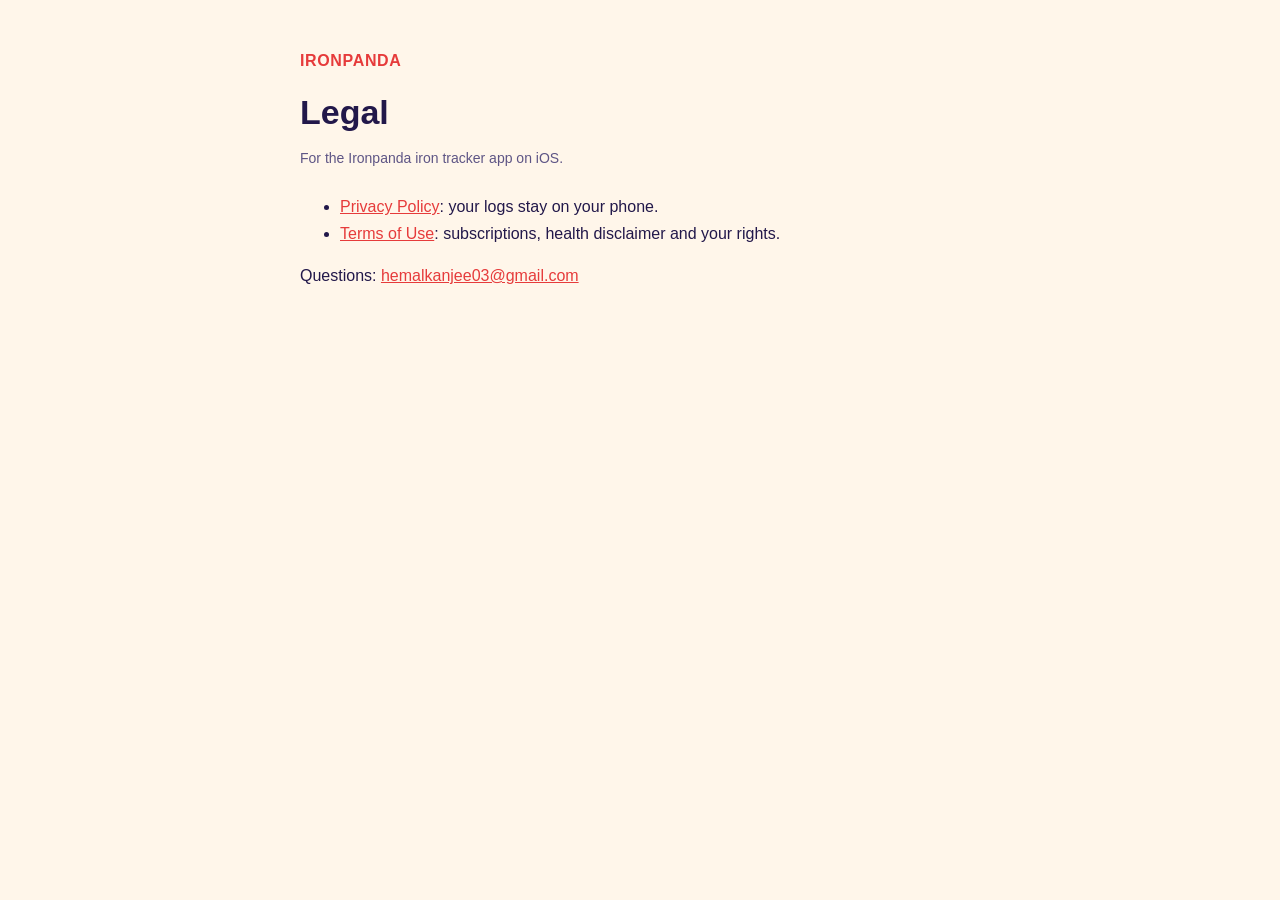
<file: index.html>
<!doctype html>
<html lang="en">
<head>
<meta charset="utf-8">
<meta name="viewport" content="width=device-width, initial-scale=1">
<title>Ironpanda Legal</title>
<meta name="description" content="Privacy Policy and Terms of Use for the Ironpanda iron tracker app.">
<link rel="stylesheet" href="style.css">
</head>
<body>
<main>
<a class="brand" href="index.html">IRONPANDA</a>
<h1>Legal</h1>
<p class="meta">For the Ironpanda iron tracker app on iOS.</p>
<ul>
<li><a href="privacy.html">Privacy Policy</a>: your logs stay on your phone.</li>
<li><a href="terms.html">Terms of Use</a>: subscriptions, health disclaimer and your rights.</li>
</ul>
<p>Questions: <a href="mailto:hemalkanjee03@gmail.com">hemalkanjee03@gmail.com</a></p>
</main>
</body>
</html>
</file>
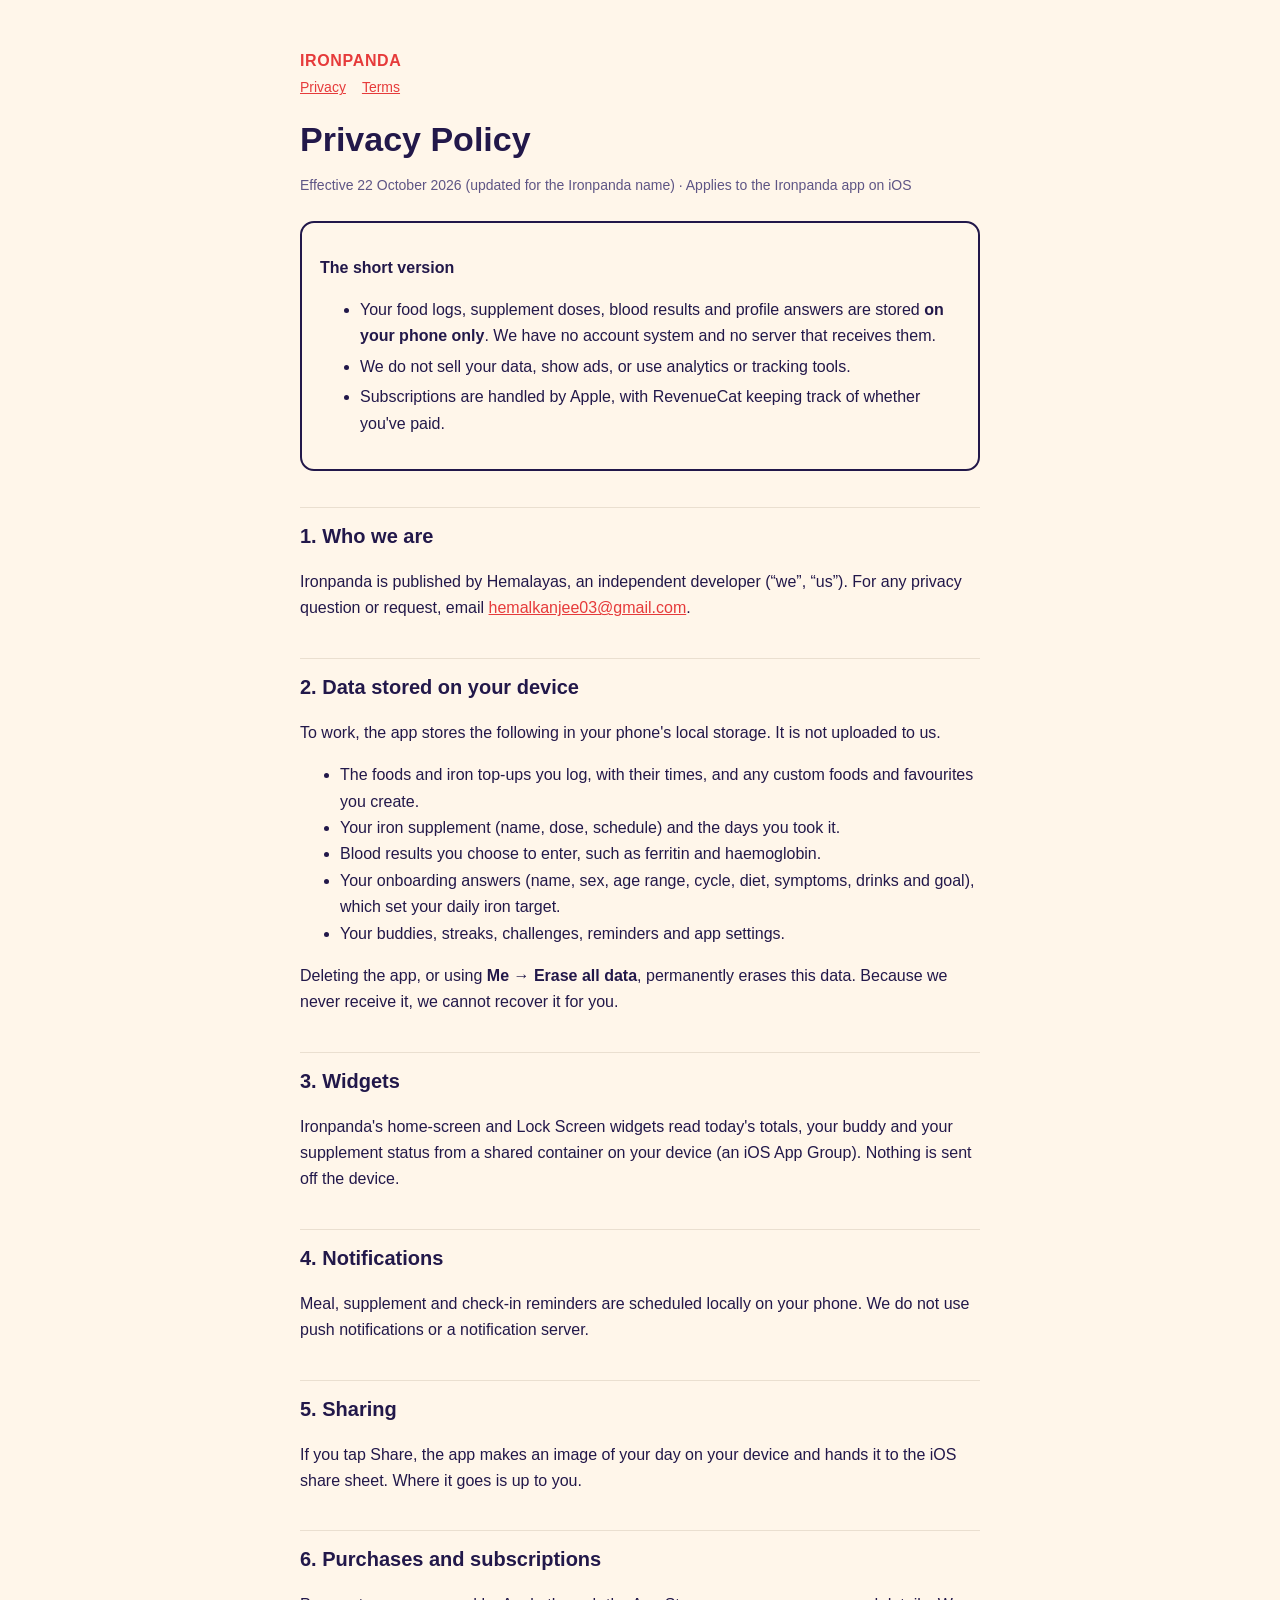
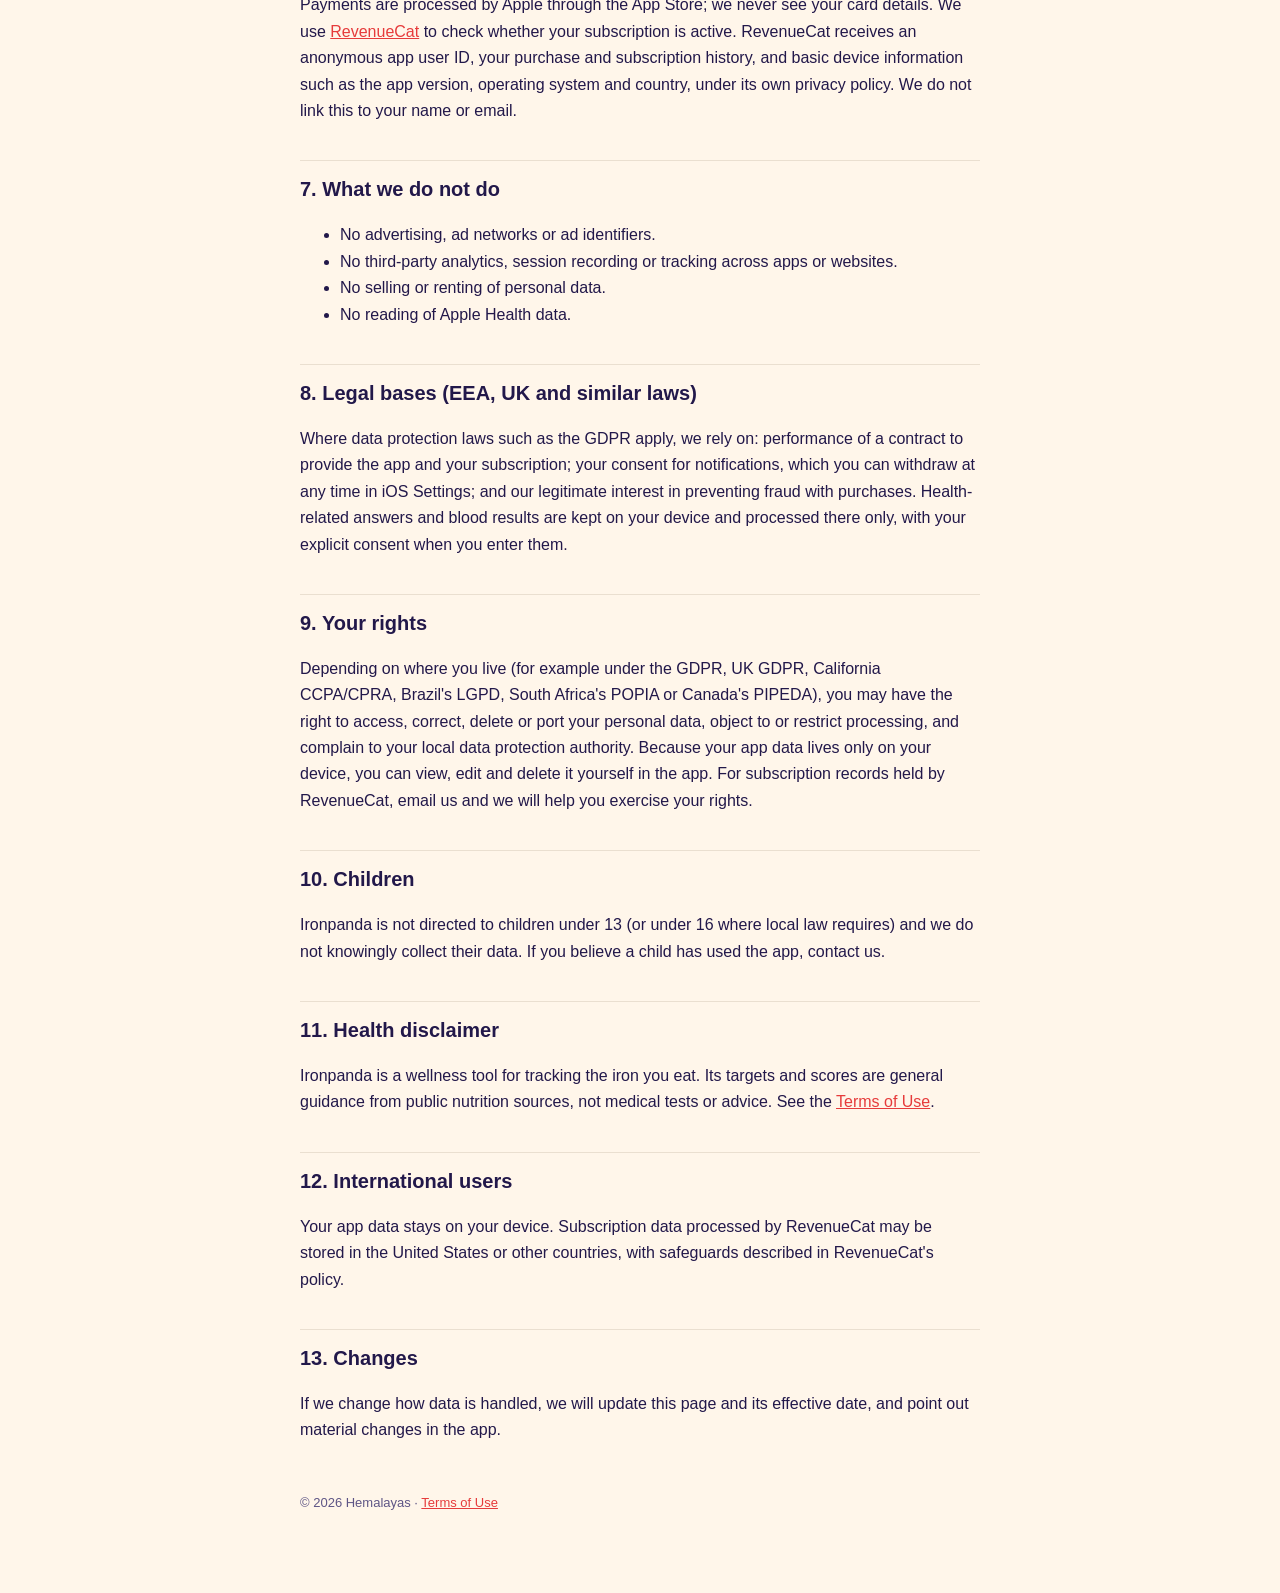
<file: privacy.html>
<!doctype html>
<html lang="en">
<head>
<meta charset="utf-8">
<meta name="viewport" content="width=device-width, initial-scale=1">
<title>Ironpanda Privacy Policy</title>
<meta name="description" content="How the Ironpanda iron tracker handles your data: everything you log stays on your device.">
<link rel="stylesheet" href="style.css">
</head>
<body>
<main>
<a class="brand" href="index.html">IRONPANDA</a>
<nav><a href="privacy.html">Privacy</a><a href="terms.html">Terms</a></nav>
<h1>Privacy Policy</h1>
<p class="meta">Effective 22 October 2026 (updated for the Ironpanda name) · Applies to the Ironpanda app on iOS</p>

<div class="summary">
<p><strong>The short version</strong></p>
<ul>
<li>Your food logs, supplement doses, blood results and profile answers are stored <strong>on your phone only</strong>. We have no account system and no server that receives them.</li>
<li>We do not sell your data, show ads, or use analytics or tracking tools.</li>
<li>Subscriptions are handled by Apple, with RevenueCat keeping track of whether you've paid.</li>
</ul>
</div>

<h2>1. Who we are</h2>
<p>Ironpanda is published by Hemalayas, an independent developer (“we”, “us”). For any privacy question or request, email <a href="mailto:hemalkanjee03@gmail.com">hemalkanjee03@gmail.com</a>.</p>

<h2>2. Data stored on your device</h2>
<p>To work, the app stores the following in your phone's local storage. It is not uploaded to us.</p>
<ul>
<li>The foods and iron top-ups you log, with their times, and any custom foods and favourites you create.</li>
<li>Your iron supplement (name, dose, schedule) and the days you took it.</li>
<li>Blood results you choose to enter, such as ferritin and haemoglobin.</li>
<li>Your onboarding answers (name, sex, age range, cycle, diet, symptoms, drinks and goal), which set your daily iron target.</li>
<li>Your buddies, streaks, challenges, reminders and app settings.</li>
</ul>
<p>Deleting the app, or using <strong>Me → Erase all data</strong>, permanently erases this data. Because we never receive it, we cannot recover it for you.</p>

<h2>3. Widgets</h2>
<p>Ironpanda's home-screen and Lock Screen widgets read today's totals, your buddy and your supplement status from a shared container on your device (an iOS App Group). Nothing is sent off the device.</p>

<h2>4. Notifications</h2>
<p>Meal, supplement and check-in reminders are scheduled locally on your phone. We do not use push notifications or a notification server.</p>

<h2>5. Sharing</h2>
<p>If you tap Share, the app makes an image of your day on your device and hands it to the iOS share sheet. Where it goes is up to you.</p>

<h2>6. Purchases and subscriptions</h2>
<p>Payments are processed by Apple through the App Store; we never see your card details. We use <a href="https://www.revenuecat.com/privacy">RevenueCat</a> to check whether your subscription is active. RevenueCat receives an anonymous app user ID, your purchase and subscription history, and basic device information such as the app version, operating system and country, under its own privacy policy. We do not link this to your name or email.</p>

<h2>7. What we do not do</h2>
<ul>
<li>No advertising, ad networks or ad identifiers.</li>
<li>No third-party analytics, session recording or tracking across apps or websites.</li>
<li>No selling or renting of personal data.</li>
<li>No reading of Apple Health data.</li>
</ul>

<h2>8. Legal bases (EEA, UK and similar laws)</h2>
<p>Where data protection laws such as the GDPR apply, we rely on: performance of a contract to provide the app and your subscription; your consent for notifications, which you can withdraw at any time in iOS Settings; and our legitimate interest in preventing fraud with purchases. Health-related answers and blood results are kept on your device and processed there only, with your explicit consent when you enter them.</p>

<h2>9. Your rights</h2>
<p>Depending on where you live (for example under the GDPR, UK GDPR, California CCPA/CPRA, Brazil's LGPD, South Africa's POPIA or Canada's PIPEDA), you may have the right to access, correct, delete or port your personal data, object to or restrict processing, and complain to your local data protection authority. Because your app data lives only on your device, you can view, edit and delete it yourself in the app. For subscription records held by RevenueCat, email us and we will help you exercise your rights.</p>

<h2>10. Children</h2>
<p>Ironpanda is not directed to children under 13 (or under 16 where local law requires) and we do not knowingly collect their data. If you believe a child has used the app, contact us.</p>

<h2>11. Health disclaimer</h2>
<p>Ironpanda is a wellness tool for tracking the iron you eat. Its targets and scores are general guidance from public nutrition sources, not medical tests or advice. See the <a href="terms.html">Terms of Use</a>.</p>

<h2>12. International users</h2>
<p>Your app data stays on your device. Subscription data processed by RevenueCat may be stored in the United States or other countries, with safeguards described in RevenueCat's policy.</p>

<h2>13. Changes</h2>
<p>If we change how data is handled, we will update this page and its effective date, and point out material changes in the app.</p>

<footer>© 2026 Hemalayas · <a href="terms.html">Terms of Use</a></footer>
</main>
</body>
</html>
</file>
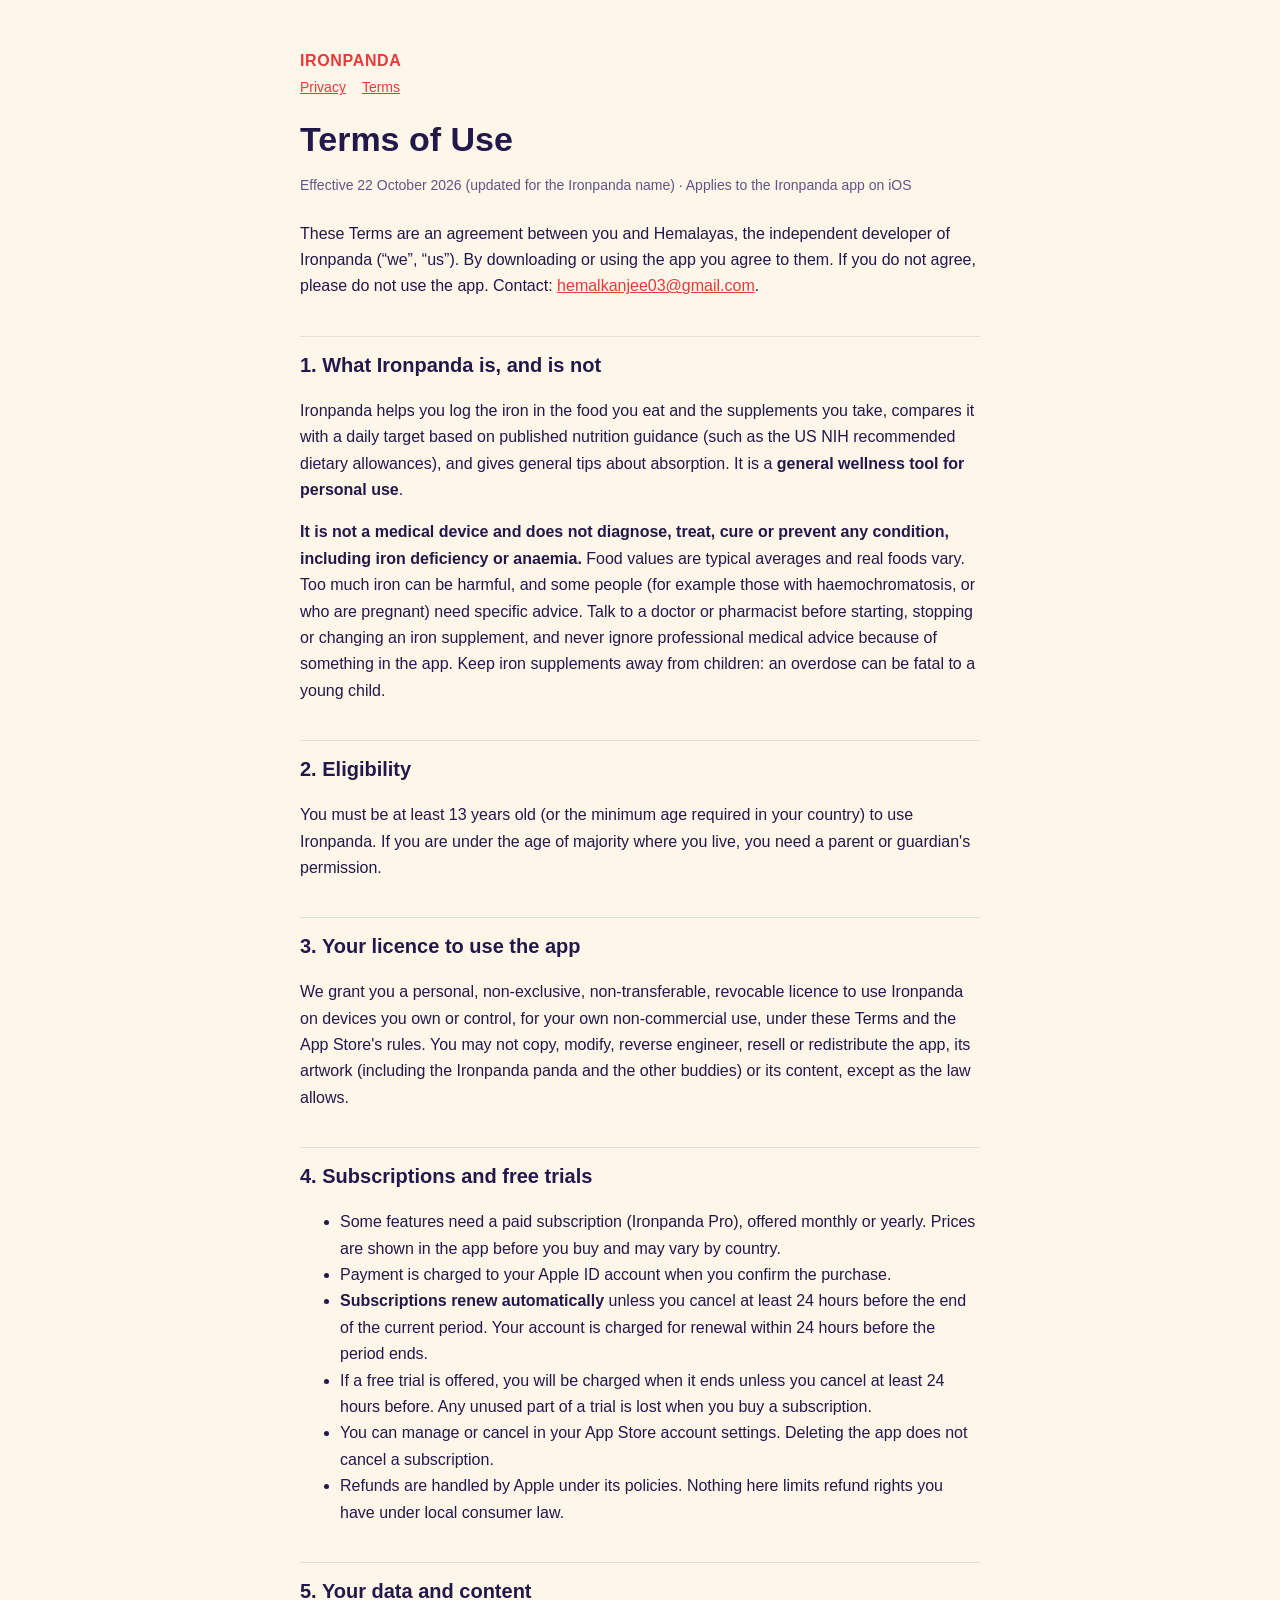
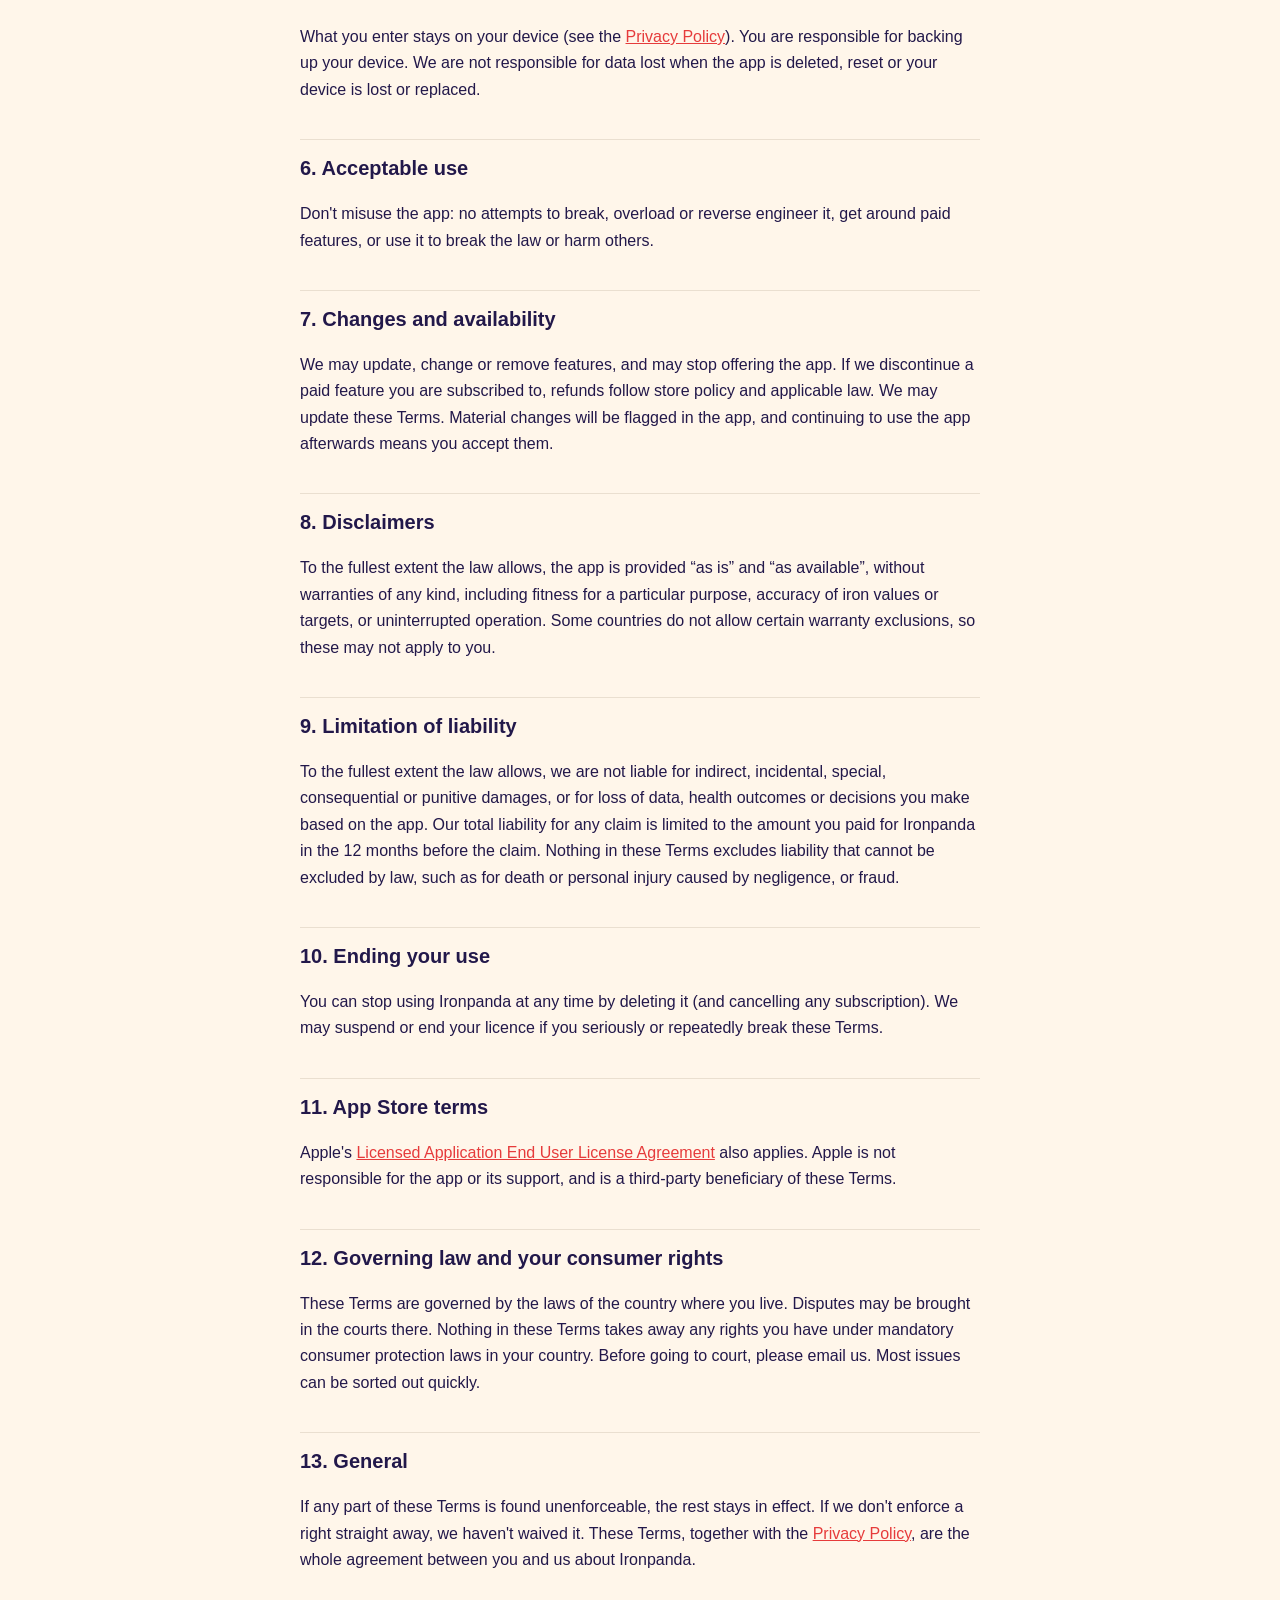
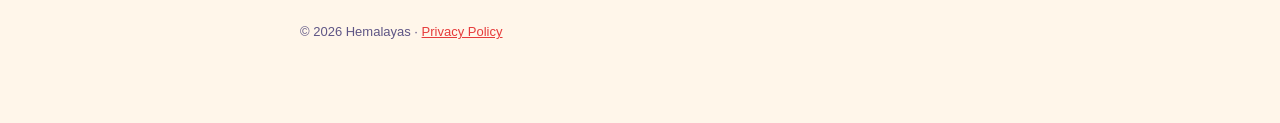
<file: terms.html>
<!doctype html>
<html lang="en">
<head>
<meta charset="utf-8">
<meta name="viewport" content="width=device-width, initial-scale=1">
<title>Ironpanda Terms of Use</title>
<meta name="description" content="Terms of Use for the Ironpanda iron tracker app: subscriptions, health disclaimer and your rights.">
<link rel="stylesheet" href="style.css">
</head>
<body>
<main>
<a class="brand" href="index.html">IRONPANDA</a>
<nav><a href="privacy.html">Privacy</a><a href="terms.html">Terms</a></nav>
<h1>Terms of Use</h1>
<p class="meta">Effective 22 October 2026 (updated for the Ironpanda name) · Applies to the Ironpanda app on iOS</p>

<p>These Terms are an agreement between you and Hemalayas, the independent developer of Ironpanda (“we”, “us”). By downloading or using the app you agree to them. If you do not agree, please do not use the app. Contact: <a href="mailto:hemalkanjee03@gmail.com">hemalkanjee03@gmail.com</a>.</p>

<h2>1. What Ironpanda is, and is not</h2>
<p>Ironpanda helps you log the iron in the food you eat and the supplements you take, compares it with a daily target based on published nutrition guidance (such as the US NIH recommended dietary allowances), and gives general tips about absorption. It is a <strong>general wellness tool for personal use</strong>.</p>
<p><strong>It is not a medical device and does not diagnose, treat, cure or prevent any condition, including iron deficiency or anaemia.</strong> Food values are typical averages and real foods vary. Too much iron can be harmful, and some people (for example those with haemochromatosis, or who are pregnant) need specific advice. Talk to a doctor or pharmacist before starting, stopping or changing an iron supplement, and never ignore professional medical advice because of something in the app. Keep iron supplements away from children: an overdose can be fatal to a young child.</p>

<h2>2. Eligibility</h2>
<p>You must be at least 13 years old (or the minimum age required in your country) to use Ironpanda. If you are under the age of majority where you live, you need a parent or guardian's permission.</p>

<h2>3. Your licence to use the app</h2>
<p>We grant you a personal, non-exclusive, non-transferable, revocable licence to use Ironpanda on devices you own or control, for your own non-commercial use, under these Terms and the App Store's rules. You may not copy, modify, reverse engineer, resell or redistribute the app, its artwork (including the Ironpanda panda and the other buddies) or its content, except as the law allows.</p>

<h2>4. Subscriptions and free trials</h2>
<ul>
<li>Some features need a paid subscription (Ironpanda Pro), offered monthly or yearly. Prices are shown in the app before you buy and may vary by country.</li>
<li>Payment is charged to your Apple ID account when you confirm the purchase.</li>
<li><strong>Subscriptions renew automatically</strong> unless you cancel at least 24 hours before the end of the current period. Your account is charged for renewal within 24 hours before the period ends.</li>
<li>If a free trial is offered, you will be charged when it ends unless you cancel at least 24 hours before. Any unused part of a trial is lost when you buy a subscription.</li>
<li>You can manage or cancel in your App Store account settings. Deleting the app does not cancel a subscription.</li>
<li>Refunds are handled by Apple under its policies. Nothing here limits refund rights you have under local consumer law.</li>
</ul>

<h2>5. Your data and content</h2>
<p>What you enter stays on your device (see the <a href="privacy.html">Privacy Policy</a>). You are responsible for backing up your device. We are not responsible for data lost when the app is deleted, reset or your device is lost or replaced.</p>

<h2>6. Acceptable use</h2>
<p>Don't misuse the app: no attempts to break, overload or reverse engineer it, get around paid features, or use it to break the law or harm others.</p>

<h2>7. Changes and availability</h2>
<p>We may update, change or remove features, and may stop offering the app. If we discontinue a paid feature you are subscribed to, refunds follow store policy and applicable law. We may update these Terms. Material changes will be flagged in the app, and continuing to use the app afterwards means you accept them.</p>

<h2>8. Disclaimers</h2>
<p>To the fullest extent the law allows, the app is provided “as is” and “as available”, without warranties of any kind, including fitness for a particular purpose, accuracy of iron values or targets, or uninterrupted operation. Some countries do not allow certain warranty exclusions, so these may not apply to you.</p>

<h2>9. Limitation of liability</h2>
<p>To the fullest extent the law allows, we are not liable for indirect, incidental, special, consequential or punitive damages, or for loss of data, health outcomes or decisions you make based on the app. Our total liability for any claim is limited to the amount you paid for Ironpanda in the 12 months before the claim. Nothing in these Terms excludes liability that cannot be excluded by law, such as for death or personal injury caused by negligence, or fraud.</p>

<h2>10. Ending your use</h2>
<p>You can stop using Ironpanda at any time by deleting it (and cancelling any subscription). We may suspend or end your licence if you seriously or repeatedly break these Terms.</p>

<h2>11. App Store terms</h2>
<p>Apple's <a href="https://www.apple.com/legal/internet-services/itunes/dev/stdeula/">Licensed Application End User License Agreement</a> also applies. Apple is not responsible for the app or its support, and is a third-party beneficiary of these Terms.</p>

<h2>12. Governing law and your consumer rights</h2>
<p>These Terms are governed by the laws of the country where you live. Disputes may be brought in the courts there. Nothing in these Terms takes away any rights you have under mandatory consumer protection laws in your country. Before going to court, please email us. Most issues can be sorted out quickly.</p>

<h2>13. General</h2>
<p>If any part of these Terms is found unenforceable, the rest stays in effect. If we don't enforce a right straight away, we haven't waived it. These Terms, together with the <a href="privacy.html">Privacy Policy</a>, are the whole agreement between you and us about Ironpanda.</p>

<footer>© 2026 Hemalayas · <a href="privacy.html">Privacy Policy</a></footer>
</main>
</body>
</html>
</file>
<file: style.css>
:root { --bg: #FFF6EA; --text: #22184A; --sub: #5E5585; --line: #EADFD0; --accent: #E63B3B; }
@media (prefers-color-scheme: dark) { :root { --bg: #16112E; --text: #FFF6EA; --sub: #B9B0D6; --line: #2C2450; --accent: #FF7A7A; } }
* { box-sizing: border-box; }
body { margin: 0; background: var(--bg); color: var(--text); font: 16px/1.65 -apple-system, BlinkMacSystemFont, "Segoe UI", Roboto, sans-serif; }
main { max-width: 720px; margin: 0 auto; padding: 48px 20px 80px; }
.brand { font-weight: 800; letter-spacing: 0.04em; color: var(--accent); text-decoration: none; }
h1 { font-size: 34px; line-height: 1.2; margin: 18px 0 4px; }
h2 { font-size: 20px; margin: 36px 0 8px; padding-top: 12px; border-top: 1px solid var(--line); }
.meta { color: var(--sub); font-size: 14px; margin-bottom: 24px; }
.summary { border: 2px solid var(--text); border-radius: 14px; padding: 16px 18px; }
.summary li { margin: 4px 0; }
a { color: var(--accent); }
nav a { margin-right: 16px; font-size: 14px; }
footer { margin-top: 48px; color: var(--sub); font-size: 13px; }
</file>
